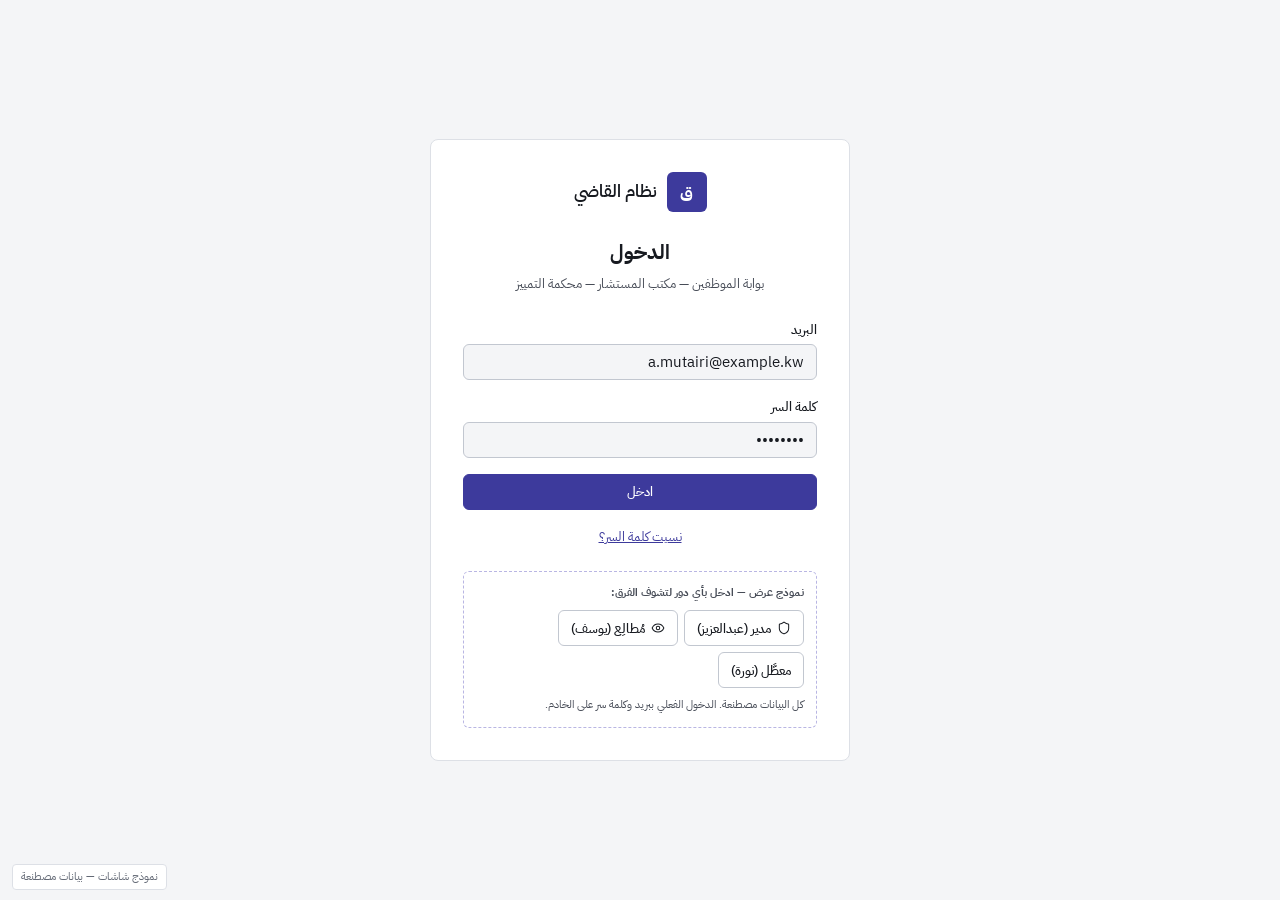
<file: index.html>
<!doctype html>
<html lang="ar" dir="rtl">
<head>
<meta charset="utf-8">
<meta name="viewport" content="width=device-width, initial-scale=1">
<meta name="robots" content="noindex, nofollow">
<title>نظام القاضي — بوابة الموظفين</title>
<meta name="description" content="نموذج شاشات بوابة الموظفين لنظام القاضي: المستندات والمستخدمون والإعدادات — بيانات مصطنعة بالكامل.">
<link rel="preconnect" href="https://fonts.googleapis.com">
<link rel="preconnect" href="https://fonts.gstatic.com" crossorigin>
<link href="https://fonts.googleapis.com/css2?family=IBM+Plex+Sans+Arabic:wght@400;500;600;700&family=Noto+Naskh+Arabic:wght@400;600&display=swap" rel="stylesheet">
<link rel="stylesheet" href="styles.css">
</head>
<body>
<div id="stage"></div>
<span class="hub-link">نموذج شاشات — بيانات مصطنعة</span>
<script src="app.js"></script>
</body>
</html>
</file>
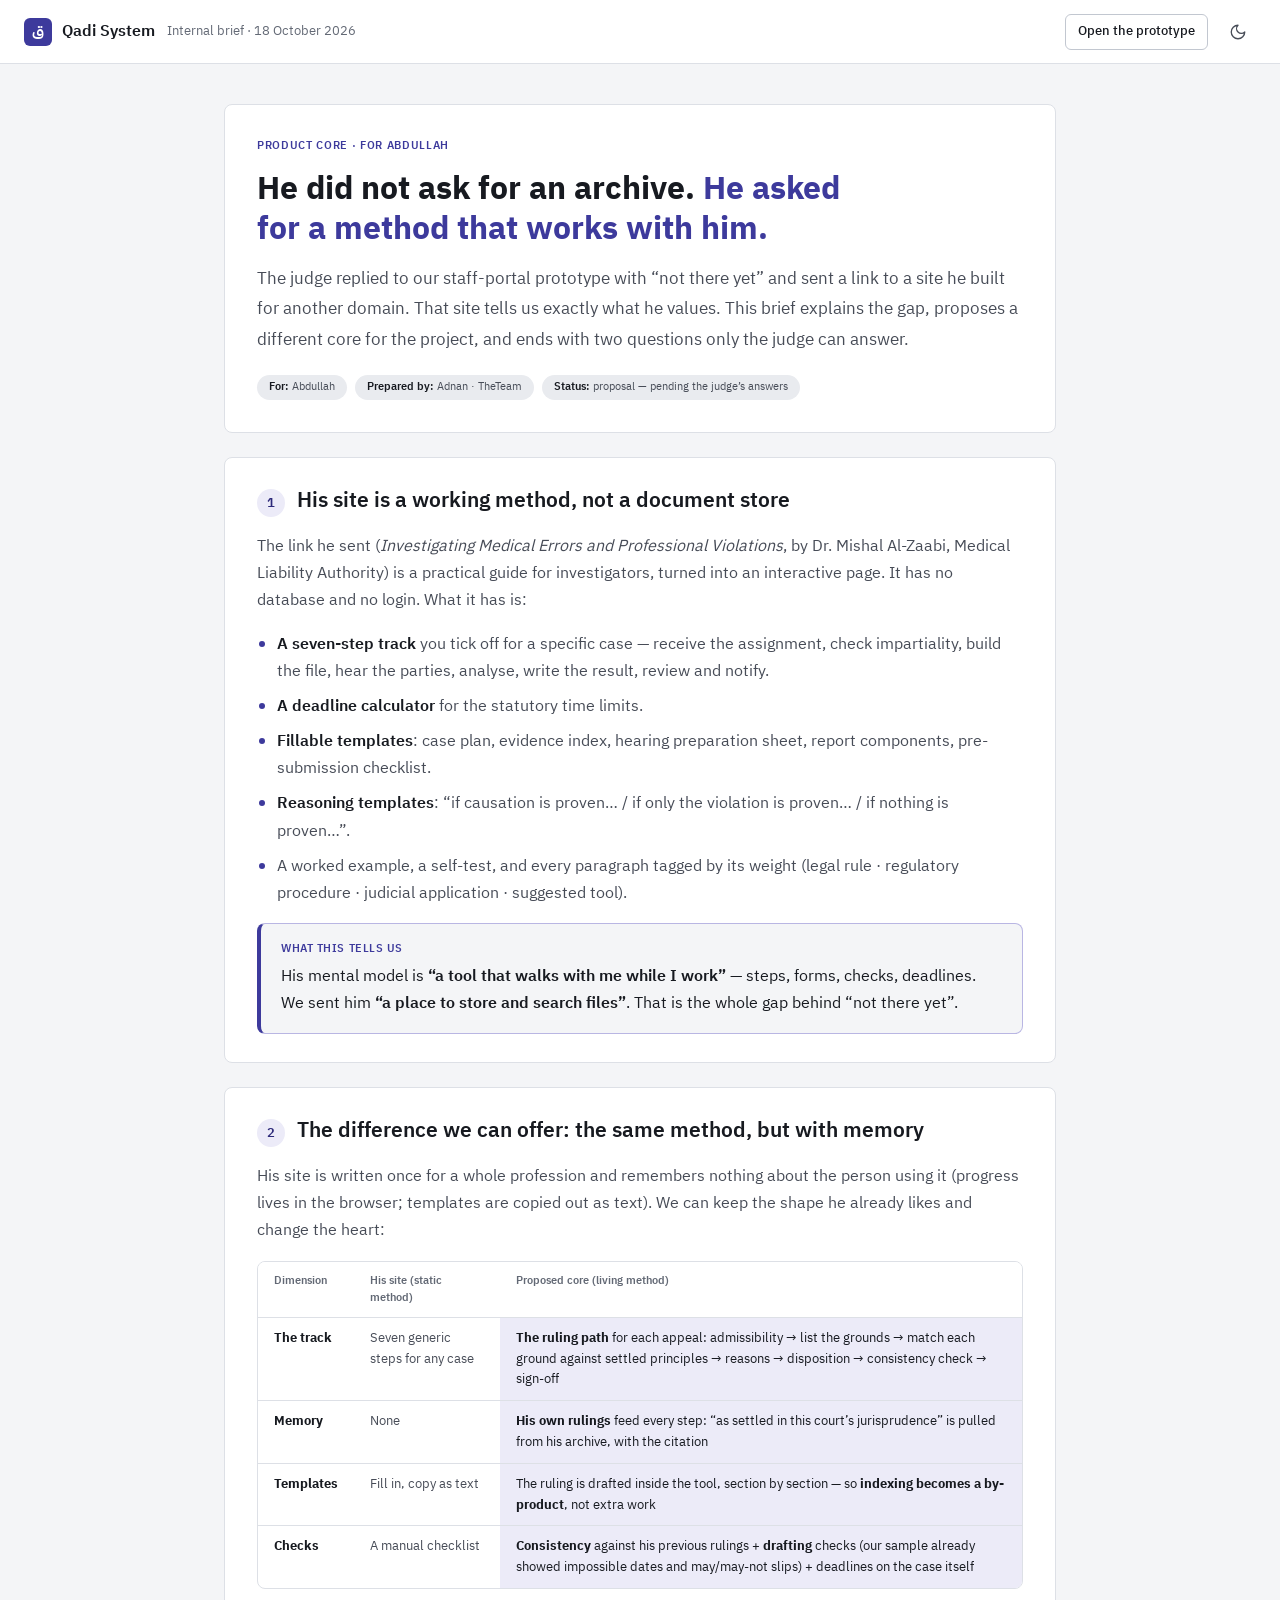
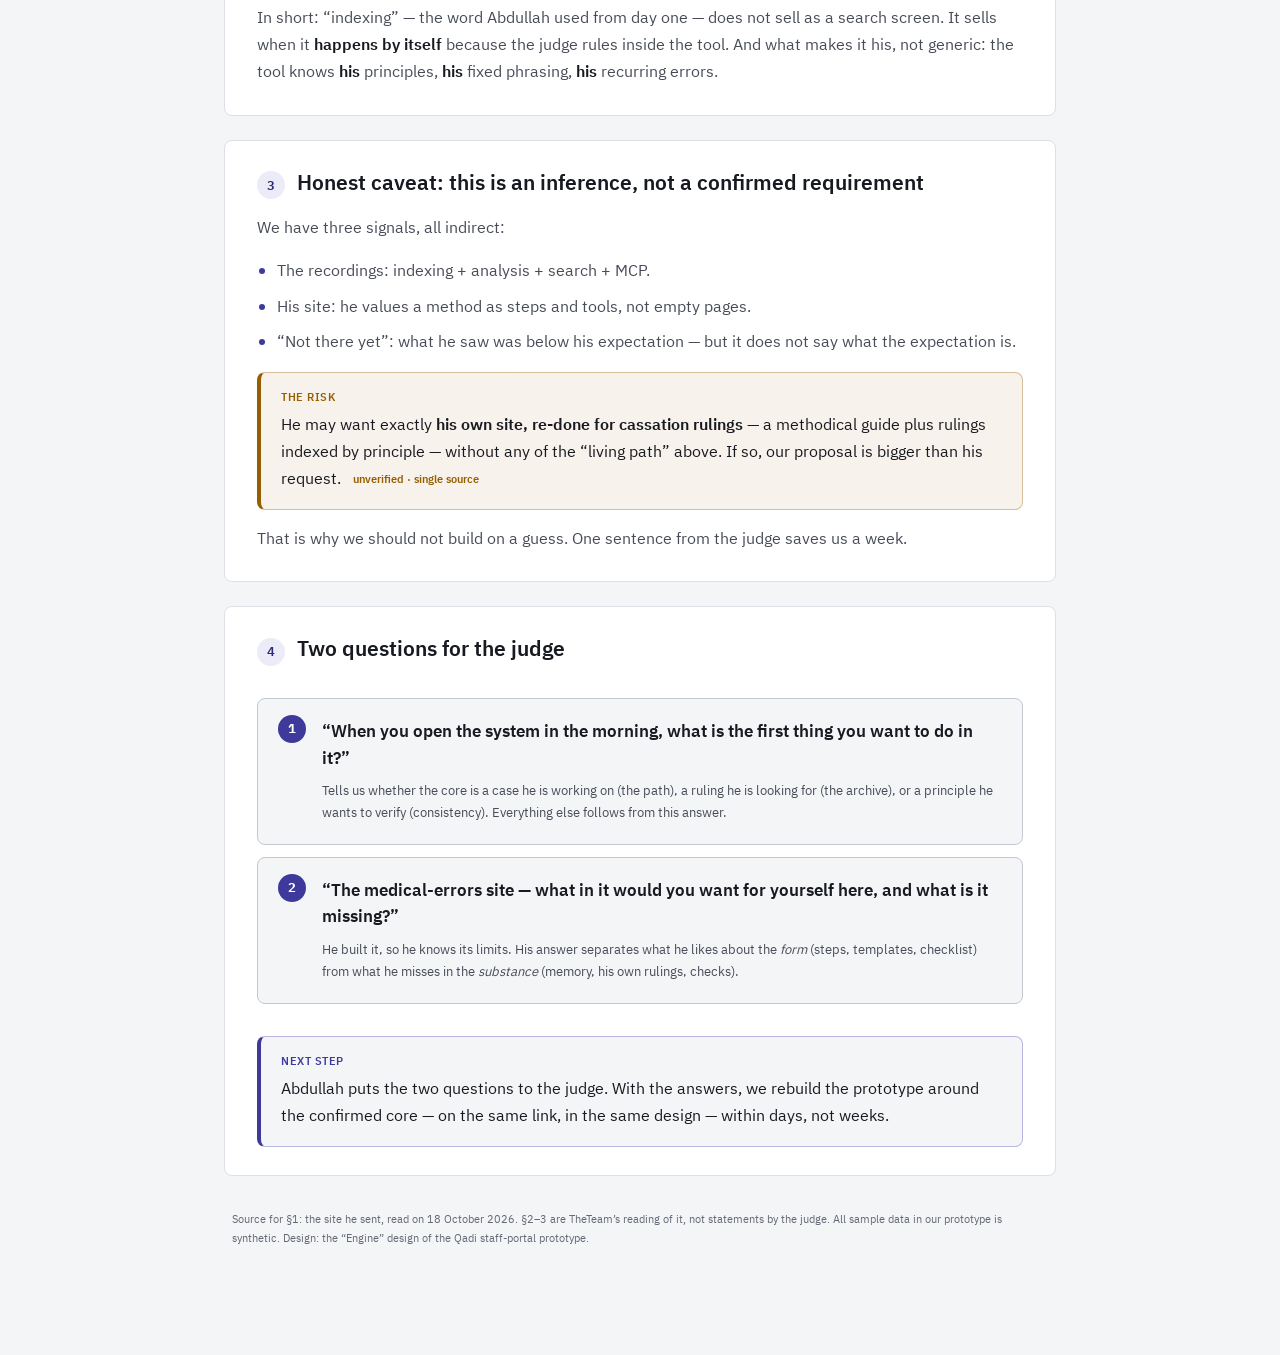
<file: brief/index.html>
<!doctype html>
<html lang="en" dir="ltr">
<head>
<meta charset="utf-8">
<meta name="viewport" content="width=device-width, initial-scale=1">
<meta name="robots" content="noindex, nofollow">
<title>Qadi System — Core brief</title>
<meta name="description" content="Why “not there yet”, and what the core of the Qadi system should be.">
<link rel="preconnect" href="https://fonts.googleapis.com">
<link rel="preconnect" href="https://fonts.gstatic.com" crossorigin>
<link href="https://fonts.googleapis.com/css2?family=IBM+Plex+Sans+Arabic:wght@400;500;600;700&display=swap" rel="stylesheet">
<link rel="stylesheet" href="../styles.css">
<style>
body { font-size: 1rem; line-height: 1.7; }
.hdr .tag-brief { font-size: var(--text-sm); color: var(--fg-3); white-space: nowrap; }
.hdr .spacer { flex: 1; }
.page { max-width: 880px; margin: 0 auto; padding: var(--space-10) var(--space-6) 96px; display: grid; gap: var(--space-6); }
.hero { padding: var(--space-8); background: var(--surface); border: 1px solid var(--line); border-radius: var(--radius-md); }
.eyebrow { font-size: var(--text-xs); font-weight: 600; letter-spacing: .06em; text-transform: uppercase; color: var(--accent); margin: 0 0 var(--space-3); }
.hero h1 { margin: 0 0 var(--space-4); font-size: 2rem; line-height: 1.25; font-weight: 700; text-wrap: balance; }
.hero h1 em { font-style: normal; color: var(--accent); }
.hero .lead { margin: 0 0 var(--space-5); color: var(--fg-2); font-size: 1.0625rem; line-height: 1.8; }
.meta { display: flex; flex-wrap: wrap; gap: var(--space-2); }
.meta span { font-size: var(--text-xs); padding: 3px var(--space-3); border-radius: var(--radius-pill); background: var(--surface-2); color: var(--fg-2); }
.meta b { color: var(--fg); font-weight: 600; }
.sec { background: var(--surface); border: 1px solid var(--line); border-radius: var(--radius-md); padding: var(--space-7) var(--space-8); display: grid; gap: var(--space-4); }
.sec h2 { margin: 0; font-size: 1.3125rem; line-height: 1.35; font-weight: 600; display: flex; gap: var(--space-3); align-items: baseline; text-wrap: balance; }
.sec h2 .n { flex: none; display: inline-grid; place-items: center; width: 28px; height: 28px; border-radius: 50%; background: var(--accent-soft); color: var(--accent-2); font-size: var(--text-sm); font-weight: 600; font-variant-numeric: tabular-nums; }
.sec p { margin: 0; color: var(--fg-2); }
.sec p b, .sec li b { color: var(--fg); font-weight: 600; }
.sec ul { margin: 0; padding-inline-start: var(--space-5); display: grid; gap: var(--space-2); color: var(--fg-2); }
.sec ul li::marker { color: var(--accent); }
.callout { padding: var(--space-4) var(--space-5); border: 1px solid var(--accent-line); border-inline-start: 4px solid var(--accent); border-radius: var(--radius-md); background: var(--bg); }
.callout .label { display: flex; align-items: center; gap: var(--space-2); font-size: var(--text-xs); font-weight: 600; color: var(--accent); margin-bottom: var(--space-1); text-transform: uppercase; letter-spacing: .05em; }
.callout.warn { border-color: color-mix(in srgb, var(--warn) 35%, transparent); border-inline-start-color: var(--warn); background: var(--warn-tint); }
.callout.warn .label { color: var(--warn); }
.callout p { color: var(--fg); }
.chip { display: inline-block; font-size: var(--text-xs); font-weight: 600; padding: 1px var(--space-2); border-radius: var(--radius-xs); vertical-align: 1px; }
.chip.gap { color: var(--warn); background: var(--warn-tint); }
.tbl-wrap { overflow-x: auto; }
.tbl th, .tbl td { text-align: start; vertical-align: top; line-height: 1.6; }
.tbl td:first-child { white-space: nowrap; color: var(--fg); }
.tbl td:last-child { background: var(--accent-soft); color: var(--fg); }
.tbl tr:hover td:last-child { background: var(--accent-soft); }
.tbl td { color: var(--fg-2); }
.tbl td b { color: var(--fg); }
.q { list-style: none; padding: 0 !important; counter-reset: q; display: grid; gap: var(--space-3); }
.q li { counter-increment: q; display: grid; gap: var(--space-2); padding: var(--space-5); border: 1px solid var(--line-2); border-radius: var(--radius-md); background: var(--bg); position: relative; padding-inline-start: 64px; }
.q li::before { content: counter(q); position: absolute; inset-inline-start: var(--space-5); top: var(--space-4); width: 28px; height: 28px; border-radius: 50%; background: var(--accent); color: var(--on-accent); display: grid; place-items: center; font-weight: 700; font-size: var(--text-sm); }
.q .ask { font-size: 1.0625rem; font-weight: 600; color: var(--fg); line-height: 1.55; }
.q .why { font-size: var(--text-sm); color: var(--fg-2); }
.foot { font-size: var(--text-xs); color: var(--fg-3); padding: 0 var(--space-2); }
.foot a { color: var(--accent); }
@media (max-width: 700px) {
  .page { padding: var(--space-5) var(--space-3) 64px; gap: var(--space-4); }
  .hero, .sec { padding: var(--space-5) var(--space-4); }
  .hero h1 { font-size: 1.5rem; }
  .sec h2 { font-size: 1.125rem; }
  .q li { padding-inline-start: var(--space-4); padding-top: 56px; } .q li::before { top: var(--space-3); inset-inline-start: var(--space-4); }
  .hdr .tag-brief { display: none; }
  .tbl td:first-child { white-space: normal; }
}
@media print { .hdr { position: static; } body { background: #fff; } }
</style>
</head>
<body>
<header class="hdr">
  <a class="brand" href="../"><span class="brand-mark" aria-hidden="true">ق</span><span class="lbl">Qadi System</span></a>
  <span class="tag-brief">Internal brief · 18 October 2026</span>
  <span class="spacer"></span>
  <a class="btn" href="../#/docs">Open the prototype</a>
  <button type="button" class="ib" id="theme-btn" aria-label="Toggle dark mode"></button>
</header>

<main class="page">
  <section class="hero">
    <p class="eyebrow">Product core · for Abdullah</p>
    <h1>He did not ask for an archive. <em>He asked for a method that works with him.</em></h1>
    <p class="lead">The judge replied to our staff-portal prototype with “not there yet” and sent a link to a site he built for another domain. That site tells us exactly what he values. This brief explains the gap, proposes a different core for the project, and ends with two questions only the judge can answer.</p>
    <div class="meta"><span><b>For:</b> Abdullah</span><span><b>Prepared by:</b> Adnan · TheTeam</span><span><b>Status:</b> proposal — pending the judge’s answers</span></div>
  </section>

  <section class="sec">
    <h2><span class="n">1</span>His site is a working method, not a document store</h2>
    <p>The link he sent (<i>Investigating Medical Errors and Professional Violations</i>, by Dr. Mishal Al-Zaabi, Medical Liability Authority) is a practical guide for investigators, turned into an interactive page. It has no database and no login. What it has is:</p>
    <ul>
      <li><b>A seven-step track</b> you tick off for a specific case — receive the assignment, check impartiality, build the file, hear the parties, analyse, write the result, review and notify.</li>
      <li><b>A deadline calculator</b> for the statutory time limits.</li>
      <li><b>Fillable templates</b>: case plan, evidence index, hearing preparation sheet, report components, pre-submission checklist.</li>
      <li><b>Reasoning templates</b>: “if causation is proven… / if only the violation is proven… / if nothing is proven…”.</li>
      <li>A worked example, a self-test, and every paragraph tagged by its weight (legal rule · regulatory procedure · judicial application · suggested tool).</li>
    </ul>
    <div class="callout"><div class="label">What this tells us</div><p>His mental model is <b>“a tool that walks with me while I work”</b> — steps, forms, checks, deadlines. We sent him <b>“a place to store and search files”</b>. That is the whole gap behind “not there yet”.</p></div>
  </section>

  <section class="sec">
    <h2><span class="n">2</span>The difference we can offer: the same method, but with memory</h2>
    <p>His site is written once for a whole profession and remembers nothing about the person using it (progress lives in the browser; templates are copied out as text). We can keep the shape he already likes and change the heart:</p>
    <div class="tbl-wrap"><table class="tbl">
      <thead><tr><th>Dimension</th><th>His site (static method)</th><th>Proposed core (living method)</th></tr></thead>
      <tbody>
        <tr><td><b>The track</b></td><td>Seven generic steps for any case</td><td><b>The ruling path</b> for each appeal: admissibility → list the grounds → match each ground against settled principles → reasons → disposition → consistency check → sign-off</td></tr>
        <tr><td><b>Memory</b></td><td>None</td><td><b>His own rulings</b> feed every step: “as settled in this court’s jurisprudence” is pulled from his archive, with the citation</td></tr>
        <tr><td><b>Templates</b></td><td>Fill in, copy as text</td><td>The ruling is drafted inside the tool, section by section — so <b>indexing becomes a by-product</b>, not extra work</td></tr>
        <tr><td><b>Checks</b></td><td>A manual checklist</td><td><b>Consistency</b> against his previous rulings + <b>drafting</b> checks (our sample already showed impossible dates and may/may-not slips) + deadlines on the case itself</td></tr>
      </tbody>
    </table></div>
    <p>In short: “indexing” — the word Abdullah used from day one — does not sell as a search screen. It sells when it <b>happens by itself</b> because the judge rules inside the tool. And what makes it his, not generic: the tool knows <b>his</b> principles, <b>his</b> fixed phrasing, <b>his</b> recurring errors.</p>
  </section>

  <section class="sec">
    <h2><span class="n">3</span>Honest caveat: this is an inference, not a confirmed requirement</h2>
    <p>We have three signals, all indirect:</p>
    <ul>
      <li>The recordings: indexing + analysis + search + MCP.</li>
      <li>His site: he values a method as steps and tools, not empty pages.</li>
      <li>“Not there yet”: what he saw was below his expectation — but it does not say what the expectation is.</li>
    </ul>
    <div class="callout warn"><div class="label">The risk</div><p>He may want exactly <b>his own site, re-done for cassation rulings</b> — a methodical guide plus rulings indexed by principle — without any of the “living path” above. If so, our proposal is bigger than his request. <span class="chip gap">unverified · single source</span></p></div>
    <p>That is why we should not build on a guess. One sentence from the judge saves us a week.</p>
  </section>

  <section class="sec">
    <h2><span class="n">4</span>Two questions for the judge</h2>
    <ol class="q">
      <li><span class="ask">“When you open the system in the morning, what is the first thing you want to do in it?”</span><span class="why">Tells us whether the core is a case he is working on (the path), a ruling he is looking for (the archive), or a principle he wants to verify (consistency). Everything else follows from this answer.</span></li>
      <li><span class="ask">“The medical-errors site — what in it would you want for yourself here, and what is it missing?”</span><span class="why">He built it, so he knows its limits. His answer separates what he likes about the <i>form</i> (steps, templates, checklist) from what he misses in the <i>substance</i> (memory, his own rulings, checks).</span></li>
    </ol>
    <div class="callout"><div class="label">Next step</div><p>Abdullah puts the two questions to the judge. With the answers, we rebuild the prototype around the confirmed core — on the same link, in the same design — within days, not weeks.</p></div>
  </section>

  <p class="foot">Source for §1: the site he sent, read on 18 October 2026. §2–3 are TheTeam’s reading of it, not statements by the judge. All sample data in our prototype is synthetic. Design: the “Engine” design of the Qadi staff-portal prototype.</p>
</main>
<script>
(function () {
  var b = document.getElementById('theme-btn');
  var sun = '<svg class="ic" viewBox="0 0 24 24" fill="none" stroke="currentColor" stroke-width="1.75" stroke-linecap="round" stroke-linejoin="round" aria-hidden="true"><circle cx="12" cy="12" r="4"/><path d="M12 2v2M12 20v2M4.93 4.93l1.41 1.41M17.66 17.66l1.41 1.41M2 12h2M20 12h2M6.34 17.66l-1.41 1.41M19.07 4.93l-1.41 1.41"/></svg>';
  var moon = '<svg class="ic" viewBox="0 0 24 24" fill="none" stroke="currentColor" stroke-width="1.75" stroke-linecap="round" stroke-linejoin="round" aria-hidden="true"><path d="M12 3a6 6 0 0 0 9 9 9 9 0 1 1-9-9Z"/></svg>';
  function apply(dark) { document.documentElement.dataset.theme = dark ? 'dark' : 'light'; b.innerHTML = dark ? sun : moon; b.setAttribute('aria-label', dark ? 'Switch to light mode' : 'Switch to dark mode'); }
  var t = null; try { t = localStorage.getItem('qadi-portal-theme'); } catch (e) {}
  apply(t === 'dark');
  b.addEventListener('click', function () { var d = document.documentElement.dataset.theme !== 'dark'; apply(d); try { localStorage.setItem('qadi-portal-theme', d ? 'dark' : 'light'); } catch (e) {} });
})();
</script>
</body>
</html>
</file>
<file: styles.css>
/* ===== بوابة الموظفين — نظام القاضي — على تصميم «المحرّك» (design-plan v0.2.0) ===== */
:root {
  color-scheme: light;
  --bg: #f4f5f7; --surface: #ffffff; --surface-2: #e9ebef;
  --line: #dde0e6; --line-2: #c2c7d0;
  --fg: #171a20; --fg-2: #474c57; --fg-3: #636975;
  --accent: #3d3a9c; --accent-2: #2d2a7a; --accent-soft: #ecebf8; --accent-line: #b9b6e3; --on-accent: #ffffff;
  --ok: #1f7a46; --warn: #955f00; --unreviewed: #ae5118; --unreviewed-tint: #fff1e8; --danger: #a92227;
  --warn-tint: color-mix(in srgb, var(--warn) 8%, var(--surface));
  --ok-tint: color-mix(in srgb, var(--ok) 12%, var(--surface));
  --danger-tint: color-mix(in srgb, var(--danger) 10%, var(--surface));
  --mark: color-mix(in srgb, var(--accent) 18%, transparent);
  --backdrop: rgb(23 26 32 / .4);
  --font-ui: 'IBM Plex Sans Arabic', 'IBM Plex Sans', system-ui, sans-serif;
  --font-reading: 'Noto Naskh Arabic', 'IBM Plex Sans Arabic', serif;
  --text-xs: 0.6875rem; --text-sm: 0.8125rem; --text-base: 0.9375rem; --text-reading: 1.09375rem;
  --text-lg: 1.0625rem; --text-xl: 1.25rem; --text-2xl: 1.625rem; --text-3xl: 2.441rem;
  --leading-ui: 1.65; --leading-reading: 2; --leading-tight: 1.35;
  --space-1: 4px; --space-2: 8px; --space-3: 12px; --space-4: 16px; --space-5: 20px; --space-6: 24px; --space-7: 28px; --space-8: 32px; --space-10: 40px; --space-12: 48px; --space-16: 64px;
  --radius-xs: 4px; --radius-sm: 6px; --radius-md: 8px; --radius-pill: 999px;
  --shadow-hover: 0 6px 20px rgb(23 26 32 / .06); --shadow-drawer: 0 0 40px rgb(0 0 0 / .18); --shadow-dialog: 0 20px 60px rgb(0 0 0 / .25);
  --hdr-h: 64px; --search-h: 42px; --search-max: 720px; --content-max: 1320px; --facet-w: 240px; --aside-w: 320px;
  --btn-h: 36px; --meter-h: 4px; --pipe-h: 42px; --dialog-w: 640px;
  --icon-sm: 14px; --icon-md: 18px; --icon-lg: 24px;
  --ease: cubic-bezier(0.2, 0, 0, 1); --duration-fast: 140ms; --duration-mid: 240ms; --duration-slow: 400ms;
  --pipe-step-ms: 380ms; --pipe-scan-ms: 90ms; --pipe-scan-flash: 160ms; --pipe-reveal-stagger: 40ms; --pipe-settle-ms: 900ms; --dim: .45;
}
:root[data-theme="dark"] {
  color-scheme: dark;
  --bg: #15171c; --surface: #1d2027; --surface-2: #262a33; --line: #2e323c; --line-2: #414651;
  --fg: #eceef2; --fg-2: #b5b9c2; --fg-3: #8d929d;
  --accent: #a9a6ee; --accent-2: #c1bff4; --accent-soft: #262544; --accent-line: #4b4890; --on-accent: var(--bg);
  --ok: #6fc896; --warn: #e4b64c; --unreviewed: #e6905f; --unreviewed-tint: #2e241d; --danger: #f08a84;
  --backdrop: rgb(0 0 0 / .55);
}
@media (prefers-reduced-motion: reduce) {
  :root { --duration-fast: 0ms; --duration-mid: 0ms; --duration-slow: 0ms; --pipe-step-ms: 0ms; --pipe-scan-ms: 0ms; --pipe-scan-flash: 0ms; --pipe-reveal-stagger: 0ms; --pipe-settle-ms: 0ms; --dim: 1; }
  *, *::before, *::after { transition-duration: 0ms !important; animation-duration: 0ms !important; }
}

*, *::before, *::after { box-sizing: border-box; }
html, body { margin: 0; }
body { background: var(--bg); color: var(--fg); font-family: var(--font-ui); font-size: var(--text-base); line-height: var(--leading-ui); -webkit-font-smoothing: antialiased; }
button, input, textarea, select { font: inherit; color: inherit; }
a { color: var(--accent); }
:focus-visible { outline: 2px solid var(--accent); outline-offset: 2px; }
.ic { width: var(--icon-md); height: var(--icon-md); flex: none; } .ic-sm { width: var(--icon-sm); height: var(--icon-sm); } .ic-lg { width: var(--icon-lg); height: var(--icon-lg); }
.sr-only { position: absolute; width: 1px; height: 1px; overflow: hidden; clip: rect(0 0 0 0); white-space: nowrap; }
.num { font-variant-numeric: tabular-nums; }
[hidden] { display: none !important; }
@keyframes rise { from { opacity: 0; transform: translateY(4px); } to { opacity: 1; transform: none; } }
@keyframes pulse { from { opacity: .2 } to { opacity: 1 } }

/* ---------- header ---------- */
.hdr { position: sticky; top: 0; z-index: 20; height: var(--hdr-h); background: var(--surface); border-bottom: 1px solid var(--line); display: flex; align-items: center; gap: var(--space-3); padding: 0 var(--space-6); }
.brand { display: flex; align-items: center; gap: 10px; font-weight: 600; white-space: nowrap; color: inherit; text-decoration: none; }
.brand-mark { width: 28px; height: 28px; border-radius: var(--radius-sm); background: var(--accent); color: var(--on-accent); display: grid; place-items: center; font-weight: 700; }
.sbox { flex: 1; max-width: var(--search-max); height: var(--search-h); display: flex; align-items: center; gap: 10px; padding: 0 6px 0 14px; border: 1px solid var(--line-2); border-radius: var(--radius-pill); background: var(--bg); transition: border-color var(--duration-fast), box-shadow var(--duration-fast), background-color var(--duration-fast); }
.sbox:focus-within { border-color: var(--accent); box-shadow: 0 0 0 3px var(--accent-soft); background: var(--surface); }
.sbox .ic { color: var(--fg-3); }
.sbox input { flex: 1; border: 0; background: none; font-size: var(--text-base); min-width: 0; }
.sbox input:focus-visible { outline: none; }
.sbox .go { height: 32px; padding: 0 14px; border: 0; border-radius: var(--radius-pill); background: var(--accent); color: var(--on-accent); font-weight: 600; cursor: pointer; font-size: var(--text-sm); }
.hnav { display: flex; gap: 2px; margin-inline-start: auto; }
.hnav a { display: inline-flex; align-items: center; gap: 6px; height: 36px; padding: 0 10px; color: var(--fg-2); border-radius: var(--radius-sm); text-decoration: none; font-size: var(--text-sm); font-weight: 500; }
.hnav a:hover { background: var(--surface-2); color: var(--fg); }
.hnav a[aria-current] { color: var(--accent); background: var(--accent-soft); }
.ib { width: 36px; height: 36px; display: grid; place-items: center; border: 0; background: none; color: var(--fg-2); border-radius: var(--radius-sm); cursor: pointer; }
.ib:hover { background: var(--surface-2); }
.me { display: flex; align-items: center; gap: 8px; padding-inline-start: var(--space-3); border-inline-start: 1px solid var(--line); font-size: var(--text-sm); white-space: nowrap; }
.me .who { display: grid; line-height: 1.2; } .me .who small { color: var(--fg-3); font-size: var(--text-xs); }
.avatar { width: 30px; height: 30px; border-radius: 50%; background: var(--accent-soft); color: var(--accent-2); display: grid; place-items: center; font-weight: 600; font-size: var(--text-sm); }

/* ---------- layout ---------- */
.wrap { max-width: var(--content-max); margin: 0 auto; padding: 22px var(--space-6) 80px; }
.page-head { display: flex; align-items: center; gap: var(--space-3); margin-bottom: var(--space-4); flex-wrap: wrap; }
.page-head h1 { margin: 0; font-size: var(--text-xl); font-weight: 600; }
.page-head .cnt { color: var(--fg-3); font-size: var(--text-sm); }
.page-head .spacer { flex: 1; }
.results { display: grid; grid-template-columns: var(--facet-w) minmax(0, 1fr); gap: var(--space-6); }
.facets { position: sticky; top: calc(var(--hdr-h) + 22px); align-self: start; display: grid; gap: 18px; }
.facet h3 { margin: 0 0 var(--space-2); font-size: var(--text-xs); color: var(--fg-3); font-weight: 600; }
.facet label { display: flex; align-items: center; gap: var(--space-2); font-size: var(--text-sm); padding: var(--space-1) 0; cursor: pointer; color: var(--fg-2); }
.facet label .n { margin-inline-start: auto; font-size: var(--text-xs); color: var(--fg-3); }
.facet label.zero { opacity: .5; }
.facet input { accent-color: var(--accent); }

/* ---------- buttons / inputs ---------- */
.btn { display: inline-flex; align-items: center; justify-content: center; gap: 6px; height: var(--btn-h); padding: 0 var(--space-3); border: 1px solid var(--line-2); border-radius: var(--radius-sm); background: var(--surface); color: var(--fg); font-size: var(--text-sm); font-weight: 500; cursor: pointer; text-decoration: none; white-space: nowrap; transition: background-color var(--duration-fast); }
.btn:hover { background: var(--surface-2); }
.btn-primary { background: var(--accent); border-color: var(--accent); color: var(--on-accent); } .btn-primary:hover { background: var(--accent-2); border-color: var(--accent-2); }
.btn-secondary { border-color: var(--accent); color: var(--accent); }
.btn-ghost { border-color: transparent; background: none; color: var(--fg-2); }
.btn-danger { color: var(--danger); } .btn-danger:hover { background: var(--danger-tint); }
.btn-icon { width: var(--btn-h); padding: 0; }
.btn:disabled { opacity: .5; cursor: not-allowed; }
.btn.loading { pointer-events: none; }
.field { display: grid; gap: var(--space-1); margin-bottom: var(--space-4); }
.field label { font-size: var(--text-sm); font-weight: 500; }
.field .help { font-size: var(--text-xs); color: var(--fg-3); }
.field .err { font-size: var(--text-xs); color: var(--danger); }
.input, textarea.input, select.input { width: 100%; height: var(--btn-h); padding: 0 var(--space-3); border: 1px solid var(--line-2); border-radius: var(--radius-sm); background: var(--bg); }
textarea.input { height: auto; min-height: 120px; padding: var(--space-2) var(--space-3); resize: vertical; line-height: 1.7; }
textarea.input.reading { font-family: var(--font-reading); font-size: var(--text-reading); line-height: var(--leading-reading); min-height: 260px; }
.input:hover { border-color: var(--fg-3); }
.input:focus { outline: none; border-color: var(--accent); box-shadow: 0 0 0 3px var(--accent-soft); background: var(--surface); }
.input[aria-invalid="true"] { border-color: var(--danger); }
.check { display: flex; align-items: flex-start; gap: var(--space-2); font-size: var(--text-sm); cursor: pointer; } .check input { accent-color: var(--accent); margin-top: 4px; }
.row { display: flex; gap: var(--space-2); flex-wrap: wrap; align-items: center; }
.row.end { justify-content: flex-end; }

/* ---------- badges / stamp / tags ---------- */
.badge { display: inline-flex; align-items: center; gap: 4px; font-size: var(--text-xs); font-weight: 600; padding: 1px var(--space-2); border-radius: var(--radius-xs); white-space: nowrap; }
.badge .ic { width: 12px; height: 12px; }
.badge-ok { color: var(--ok); background: var(--ok-tint); }
.badge-pending { color: var(--unreviewed); background: var(--unreviewed-tint); }
.badge-warn { color: var(--warn); background: var(--warn-tint); }
.badge-danger { color: var(--danger); background: var(--danger-tint); }
.badge-accent { color: var(--accent-2); background: var(--accent-soft); }
.badge-muted { color: var(--fg-2); background: var(--surface-2); }
.tag { font-size: var(--text-xs); padding: 2px var(--space-2); border-radius: var(--radius-xs); background: var(--surface-2); color: var(--fg-2); }
.stamp { display: inline-flex; border: 1px solid var(--line-2); border-radius: var(--radius-xs); font-size: var(--text-xs); font-weight: 600; color: var(--fg-2); background: var(--surface); }
.stamp > span { padding: 2px var(--space-2); } .stamp > span + span { border-inline-start: 1px solid var(--line-2); }

/* ---------- result cards ---------- */
.card { display: grid; grid-template-columns: minmax(0, 1fr) auto; gap: var(--space-1) var(--space-4); padding: var(--space-4) 18px; margin-bottom: 10px; border: 1px solid var(--line); border-radius: var(--radius-md); background: var(--surface); cursor: pointer; transition: border-color var(--duration-fast), box-shadow var(--duration-fast); color: inherit; text-decoration: none; }
.card:hover { border-color: var(--accent-line); box-shadow: var(--shadow-hover); }
.c-top { display: flex; align-items: center; gap: 10px; flex-wrap: wrap; font-size: var(--text-xs); color: var(--fg-3); }
.c-title { font-size: var(--text-lg); font-weight: 600; color: var(--accent); }
.card:hover .c-title { text-decoration: underline; text-underline-offset: 3px; }
.c-snip { font-family: var(--font-reading); font-size: var(--text-base); color: var(--fg-2); line-height: 1.8; }
.c-snip mark, .para mark { background: var(--mark); color: inherit; padding: 0 2px; border-radius: 2px; }
.c-tags { display: flex; gap: 6px; flex-wrap: wrap; margin-top: var(--space-1); }
.card > :not(.c-side) { grid-column: 1; }
.c-side { grid-column: 2; grid-row: 1 / 5; align-self: start; display: grid; gap: 6px; justify-items: end; }
.c-side small { font-size: var(--text-xs); color: var(--fg-3); }
.overview { padding: var(--space-4) 18px; margin-bottom: 14px; border: 1px solid var(--accent-line); border-radius: var(--radius-md); background: var(--surface); border-inline-start: 4px solid var(--accent); }
.ov-head { display: flex; align-items: center; gap: 8px; font-size: var(--text-xs); font-weight: 600; color: var(--accent); margin-bottom: 6px; }
.overview p { margin: 0; line-height: 1.9; }
.empty { padding: var(--space-12) var(--space-6); text-align: center; border: 1px dashed var(--line-2); border-radius: var(--radius-md); color: var(--fg-2); }
.empty h2 { margin: 0 0 var(--space-2); font-size: var(--text-xl); color: var(--fg); }
.empty.first h2 { font-size: var(--text-3xl); line-height: var(--leading-tight); }
.empty p { margin: 0 0 var(--space-4); }
.skel { background: linear-gradient(90deg, var(--surface-2), var(--surface), var(--surface-2)); background-size: 200% 100%; animation: shimmer 1.2s linear infinite; border-radius: var(--radius-sm); min-height: 1em; }
@keyframes shimmer { from { background-position: 200% 0 } to { background-position: -200% 0 } }

/* ---------- reader ---------- */
.reader { display: grid; grid-template-columns: minmax(0, 1fr) var(--aside-w); gap: var(--space-6); }
.r-main { background: var(--surface); border: 1px solid var(--line); border-radius: var(--radius-md); padding: var(--space-7) var(--space-8) var(--space-12); min-width: 0; }
.crumb { display: inline-flex; align-items: center; gap: 4px; color: var(--fg-3); font-size: var(--text-sm); text-decoration: none; margin-bottom: var(--space-3); }
.crumb:hover { color: var(--accent); }
.r-main h1 { margin: 0 0 var(--space-2); font-size: var(--text-2xl); font-weight: 600; line-height: var(--leading-tight); text-wrap: balance; }
.r-meta { display: flex; align-items: center; gap: var(--space-3); flex-wrap: wrap; color: var(--fg-3); font-size: var(--text-sm); margin-bottom: 18px; }
.r-actions { display: flex; gap: var(--space-2); flex-wrap: wrap; padding: var(--space-3) 0; border-top: 1px solid var(--line); border-bottom: 1px solid var(--line); margin-bottom: var(--space-5); }
.r-desc { color: var(--fg-2); margin: 0 0 var(--space-5); line-height: 1.8; }
.sec-h { margin: var(--space-6) 0 var(--space-2); font-size: var(--text-sm); font-weight: 600; color: var(--fg-3); display: flex; align-items: center; gap: var(--space-2); }
.sec-h .n { display: inline-grid; place-items: center; width: 22px; height: 22px; border-radius: 50%; background: var(--surface-2); font-size: var(--text-xs); }
.para { position: relative; margin: 0 0 2px; padding: var(--space-2) var(--space-3) var(--space-2) var(--space-2); font-family: var(--font-reading); font-size: var(--text-reading); line-height: var(--leading-reading); border-radius: var(--radius-sm); border-inline-start: 3px solid transparent; transition: background-color var(--duration-fast), border-color var(--duration-fast), opacity var(--duration-fast); }
.para:hover, .para.lit, .para.flash { background: var(--accent-soft); border-inline-start-color: var(--accent); }
.r-aside { position: sticky; top: calc(var(--hdr-h) + 22px); align-self: start; display: grid; gap: var(--space-3); max-height: calc(100dvh - var(--hdr-h) - var(--space-10)); overflow: auto; }
.box { background: var(--surface); border: 1px solid var(--line); border-radius: var(--radius-md); padding: 14px var(--space-4); }
.box h3 { margin: 0 0 10px; font-size: var(--text-xs); color: var(--fg-3); font-weight: 600; display: flex; align-items: center; justify-content: space-between; }
.kv { display: grid; grid-template-columns: auto 1fr; gap: 6px 12px; font-size: var(--text-sm); }
.kv dt { color: var(--fg-3); margin: 0; } .kv dd { margin: 0; overflow-wrap: anywhere; }
.att { display: flex; align-items: center; gap: var(--space-2); padding: var(--space-2) var(--space-3); border: 1px solid var(--line); border-radius: var(--radius-sm); background: var(--bg); font-size: var(--text-sm); }
.att .ic { color: var(--accent); } .att .name { flex: 1; min-width: 0; overflow-wrap: anywhere; } .att small { color: var(--fg-3); white-space: nowrap; }
.toc { display: grid; gap: 2px; } .toc a { display: flex; gap: var(--space-2); align-items: baseline; padding: 5px var(--space-2); margin: 0 calc(-1 * var(--space-2)); border-radius: var(--radius-sm); font-size: var(--text-sm); color: var(--fg-2); text-decoration: none; }
.toc a:hover, .toc a.lit { background: var(--accent-soft); color: var(--fg); } .toc a .n { color: var(--fg-3); font-size: var(--text-xs); }

/* ---------- pipeline (البصمة ٤) ---------- */
.pipe { display: flex; align-items: center; gap: var(--space-4); min-height: var(--pipe-h); padding: var(--space-2) 14px; margin-bottom: 18px; border: 1px solid var(--line); border-radius: var(--radius-md); background: var(--bg); font-size: var(--text-xs); color: var(--fg-3); overflow-x: auto; }
.step { display: flex; align-items: center; gap: var(--space-2); white-space: nowrap; transition: color var(--duration-fast); }
.step .dot { width: 16px; height: 16px; display: grid; place-items: center; border: 1.5px solid var(--line-2); border-radius: 50%; color: var(--on-accent); transition: background-color var(--duration-fast), border-color var(--duration-fast); }
.step .dot .ic { width: 10px; height: 10px; opacity: 0; }
.step.active { color: var(--fg); } .step.active .dot { border-color: var(--accent); animation: pulse 600ms var(--ease) infinite alternate; }
.step.done { color: var(--fg); } .step.done .dot { background: var(--accent); border-color: var(--accent); animation: none; } .step.done .dot .ic { opacity: 1; }
.step.failed { color: var(--danger); } .step.failed .dot { border-color: var(--danger); }
.pipe-bar { flex: 1; min-width: 3rem; height: 2px; background: var(--line); position: relative; overflow: hidden; border-radius: 1px; }
.pipe-bar i { position: absolute; inset: 0; background: var(--accent); transform: scaleX(var(--prog, 0)); transform-origin: right; transition: transform var(--duration-slow) var(--ease); }
.pipe-done { display: flex; align-items: center; gap: var(--space-2); flex: 1; color: var(--fg-2); white-space: nowrap; animation: rise var(--duration-mid) var(--ease) both; }
.pipe-done > .ic-sm { color: var(--ok); } .pipe-done.failed > .ic-sm { color: var(--danger); }
.pipe-done .replay { margin-inline-start: auto; height: 28px; font-size: var(--text-xs); }
.r-main.analyzing .para, .r-main.analyzing .sec-h { opacity: var(--dim); }
.r-main.analyzing .para.scanned, .r-main.analyzing .sec-h.scanned { opacity: 1; }
.r-main .para.scanning { background: var(--accent-soft); border-inline-start-color: var(--accent); }
.reader.analyzing .r-aside .toc, .reader.analyzing .r-aside .kv { opacity: 0; }
.reader.revealed .r-aside .toc a { animation: rise var(--duration-fast) var(--ease) both; animation-delay: calc(min(var(--i), 12) * var(--pipe-reveal-stagger)); }

/* ---------- tables (users) ---------- */
.tbl-wrap { background: var(--surface); border: 1px solid var(--line); border-radius: var(--radius-md); overflow: auto; }
.tbl { width: 100%; border-collapse: collapse; font-size: var(--text-sm); }
.tbl th { text-align: start; font-size: var(--text-xs); color: var(--fg-3); font-weight: 600; padding: 10px var(--space-4); border-bottom: 1px solid var(--line); position: sticky; top: 0; background: var(--surface); }
.tbl td { padding: 10px var(--space-4); border-bottom: 1px solid var(--line); vertical-align: middle; }
.tbl tr:last-child td { border-bottom: 0; }
.tbl tr:hover td { background: var(--bg); }
.tbl .u { display: flex; align-items: center; gap: 10px; } .tbl .u .who { display: grid; line-height: 1.25; } .tbl .u small { color: var(--fg-3); font-size: var(--text-xs); }
.tbl td.actions { white-space: nowrap; text-align: end; }
.meter { height: var(--meter-h); background: var(--surface-2); border-radius: 2px; overflow: hidden; width: 120px; }
.meter i { display: block; height: 100%; background: var(--accent); transform: scaleX(var(--pct, 0)); transform-origin: right; transition: transform var(--duration-mid) var(--ease); }
.meter.full i { background: var(--unreviewed); }
.usage { display: grid; gap: 4px; font-size: var(--text-xs); color: var(--fg-3); }
.tbl tr.disabled td { color: var(--fg-3); }

/* ---------- forms pages ---------- */
.form-card { background: var(--surface); border: 1px solid var(--line); border-radius: var(--radius-md); padding: var(--space-7) var(--space-8); max-width: 760px; }
.form-card h2 { margin: 0 0 var(--space-1); font-size: var(--text-xl); }
.form-card .lead { margin: 0 0 var(--space-6); color: var(--fg-2); }
.choice { display: grid; grid-template-columns: 1fr 1fr; gap: var(--space-3); margin-bottom: var(--space-6); }
.choice label { display: grid; gap: 6px; padding: var(--space-4); border: 1px solid var(--line-2); border-radius: var(--radius-md); cursor: pointer; background: var(--bg); }
.choice label:has(input:checked) { border-color: var(--accent); background: var(--accent-soft); box-shadow: 0 0 0 3px var(--accent-soft); }
.choice label strong { display: flex; align-items: center; gap: 8px; } .choice label input { position: absolute; opacity: 0; }
.choice label span { font-size: var(--text-sm); color: var(--fg-2); }
.drop { display: grid; place-items: center; gap: var(--space-2); padding: var(--space-8); border: 2px dashed var(--line-2); border-radius: var(--radius-md); background: var(--bg); text-align: center; color: var(--fg-2); font-size: var(--text-sm); cursor: pointer; transition: border-color var(--duration-fast), background-color var(--duration-fast); }
.drop:hover, .drop.over { border-color: var(--accent); background: var(--accent-soft); }
.drop .ic-lg { color: var(--accent); }
.files { display: grid; gap: 6px; margin-top: var(--space-3); }
.settings-grid { display: grid; grid-template-columns: repeat(auto-fit, minmax(300px, 1fr)); gap: var(--space-4); }
.settings-grid .box h2 { margin: 0 0 var(--space-4); font-size: var(--text-lg); }
.cap { display: flex; align-items: center; justify-content: space-between; gap: var(--space-3); padding: var(--space-3); border: 1px solid var(--line); border-radius: var(--radius-sm); background: var(--bg); font-size: var(--text-sm); }
.cap strong { font-size: var(--text-lg); }

/* ---------- auth ---------- */
.auth { min-height: 100dvh; display: grid; place-items: center; padding: var(--space-6); }
.auth-card { width: min(420px, 100%); background: var(--surface); border: 1px solid var(--line); border-radius: var(--radius-md); padding: var(--space-8); animation: rise var(--duration-mid) var(--ease) both; }
.auth-card .brand { justify-content: center; margin-bottom: var(--space-6); font-size: var(--text-lg); }
.auth-card .brand-mark { width: 40px; height: 40px; font-size: var(--text-lg); }
.auth-card h1 { margin: 0 0 var(--space-1); font-size: var(--text-xl); text-align: center; }
.auth-card .lead { margin: 0 0 var(--space-6); color: var(--fg-2); text-align: center; font-size: var(--text-sm); }
.auth-card .btn-primary { width: 100%; }
.auth-foot { margin-top: var(--space-4); text-align: center; font-size: var(--text-sm); }
.demo { margin-top: var(--space-6); padding: var(--space-3); border: 1px dashed var(--accent-line); border-radius: var(--radius-sm); font-size: var(--text-xs); color: var(--fg-2); display: grid; gap: var(--space-2); }
.demo .row { gap: 6px; }
.alert { display: flex; gap: var(--space-2); align-items: flex-start; padding: var(--space-3); border-radius: var(--radius-sm); font-size: var(--text-sm); margin-bottom: var(--space-4); }
.alert-warn { background: var(--warn-tint); color: var(--warn); border: 1px solid color-mix(in srgb, var(--warn) 30%, transparent); }
.alert-ok { background: var(--ok-tint); color: var(--ok); }
.alert-info { background: var(--accent-soft); color: var(--accent-2); }
.forbid { max-width: 560px; margin: var(--space-16) auto; text-align: center; }
.forbid h1 { font-size: var(--text-2xl); margin: var(--space-3) 0; }

/* ---------- dialog / toast ---------- */
dialog.dlg { width: min(var(--dialog-w), calc(100vw - 32px)); padding: 0; border: 1px solid var(--line); border-radius: var(--radius-md); background: var(--surface); color: var(--fg); box-shadow: var(--shadow-dialog); }
dialog.dlg::backdrop { background: var(--backdrop); }
.dlg-head { display: flex; justify-content: space-between; align-items: center; padding: 14px 18px; border-bottom: 1px solid var(--line); } .dlg-head h2 { margin: 0; font-size: var(--text-lg); }
.dlg-body { padding: 18px; } .dlg-body p { margin: 0 0 var(--space-3); }
.dlg-foot { display: flex; justify-content: flex-end; gap: 6px; padding: 12px 18px; border-top: 1px solid var(--line); }
.toasts { position: fixed; bottom: 20px; left: 50%; transform: translateX(-50%); z-index: 50; display: flex; flex-direction: column; gap: 6px; align-items: center; pointer-events: none; }
.toast { display: flex; align-items: center; gap: var(--space-3); padding: 8px 14px; border-radius: var(--radius-sm); background: var(--fg); color: var(--bg); font-size: var(--text-sm); transition: opacity var(--duration-fast); pointer-events: auto; }
.toast button { border: 0; background: none; color: var(--accent-line); font-weight: 600; cursor: pointer; padding: 0; }
.toast.out { opacity: 0; }
.hub-link { position: fixed; bottom: 10px; inset-inline-end: 12px; z-index: 40; font-size: var(--text-xs); color: var(--fg-3); padding: 3px 8px; border-radius: var(--radius-xs); background: var(--surface); border: 1px solid var(--line); }

/* ---------- responsive ---------- */
@media (max-width: 1100px) { .reader { grid-template-columns: minmax(0, 1fr); } .r-aside { position: static; max-height: none; order: -1; } }
@media (max-width: 900px) {
  .results { grid-template-columns: minmax(0, 1fr); }
  .facets { position: static; display: none; } .facets.open { display: grid; }
  .hnav .lbl { display: none; } .hnav a { padding: 0 8px; }
  .hdr { gap: var(--space-2); padding: 0 var(--space-3); }
  .brand .lbl, .me .who { display: none; }
  .sbox .go { display: none; } .sbox { min-width: 0; }
  .wrap { padding: 14px var(--space-3) 80px; }
  .r-main { padding: var(--space-5) var(--space-4) var(--space-10); } .r-main h1 { font-size: var(--text-xl); }
  .card { grid-template-columns: minmax(0, 1fr); } .c-side { grid-column: 1; grid-row: auto; display: flex; flex-wrap: wrap; align-items: center; gap: var(--space-2); justify-items: start; }
  .choice { grid-template-columns: 1fr; }
  .form-card { padding: var(--space-5) var(--space-4); }
  .tbl td.actions .btn .lbl { display: none; }
}
</file>
